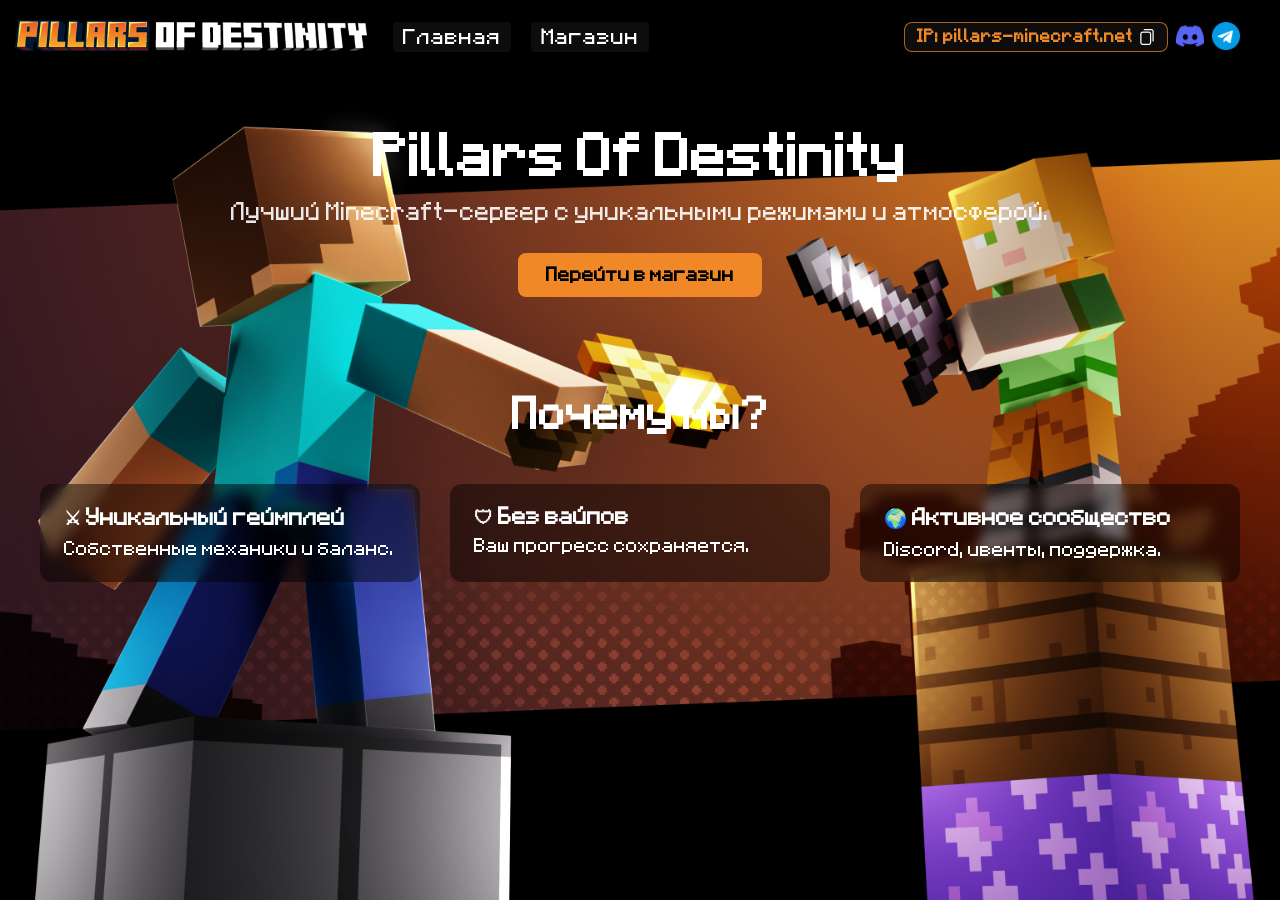
<file: index.html>
<!DOCTYPE html>
<html lang="ru">
<head>
  <meta charset="UTF-8" />
  <meta name="viewport" content="width=device-width, initial-scale=1.0" />
  <title>Pillars Of Destinity</title>
  <link rel="stylesheet" href="style.css">
</head>
<body>

<header>
  <div class="header-left">
    <a href="#">
      <img src="assets/pillars_text.png" alt="Pillars Of Destinity" class="header-logo" />
    </a>
    <nav class="nav">
      <a href="index.html" class="active">Главная</a>
      <a href="shop.html">Магазин</a>
    </nav>
  </div>

  <div class="header-right">
    <button class="server-ip-btn" id="server-ip">
      IP: pillars-minecraft.net
      <img src="assets/copy.png" alt="Копировать" class="copy-icon">
    </button>

    <a href="https://discord.com/invite/ScgwQC6HFz" target="_blank" title="Discord">
      <img src="assets/discord.png" alt="Discord" class="social-icon">
    </a>
    <a href="https://t.me/un1ktg" target="_blank" title="Telegram">
      <img src="assets/telegram.png" alt="Telegram" class="social-icon">
    </a>
  </div>

</header>

<script src="copy-ip.js"></script>
<script src="main.js"></script>


  <main id="main-section">

  <section class="hero">
    <h1>Pillars Of Destinity</h1>
    <p>Лучший Minecraft-сервер с уникальными режимами и атмосферой.</p>
    <a href="shop.html" class="btn">Перейти в магазин</a>
  </section>

  <section class="features">
    <h2>Почему мы?</h2>

    <div class="features-grid">
      <div class="feature-card">
        <h3>⚔ Уникальный геймплей</h3>
        <p>Собственные механики и баланс.</p>
      </div>

      <div class="feature-card">
        <h3>🛡 Без вайпов</h3>
        <p>Ваш прогресс сохраняется.</p>
      </div>

      <div class="feature-card">
        <h3>🌍 Активное сообщество</h3>
        <p>Discord, ивенты, поддержка.</p>
      </div>
    </div>
  </section>

</main>

</body>
</html>
</file>
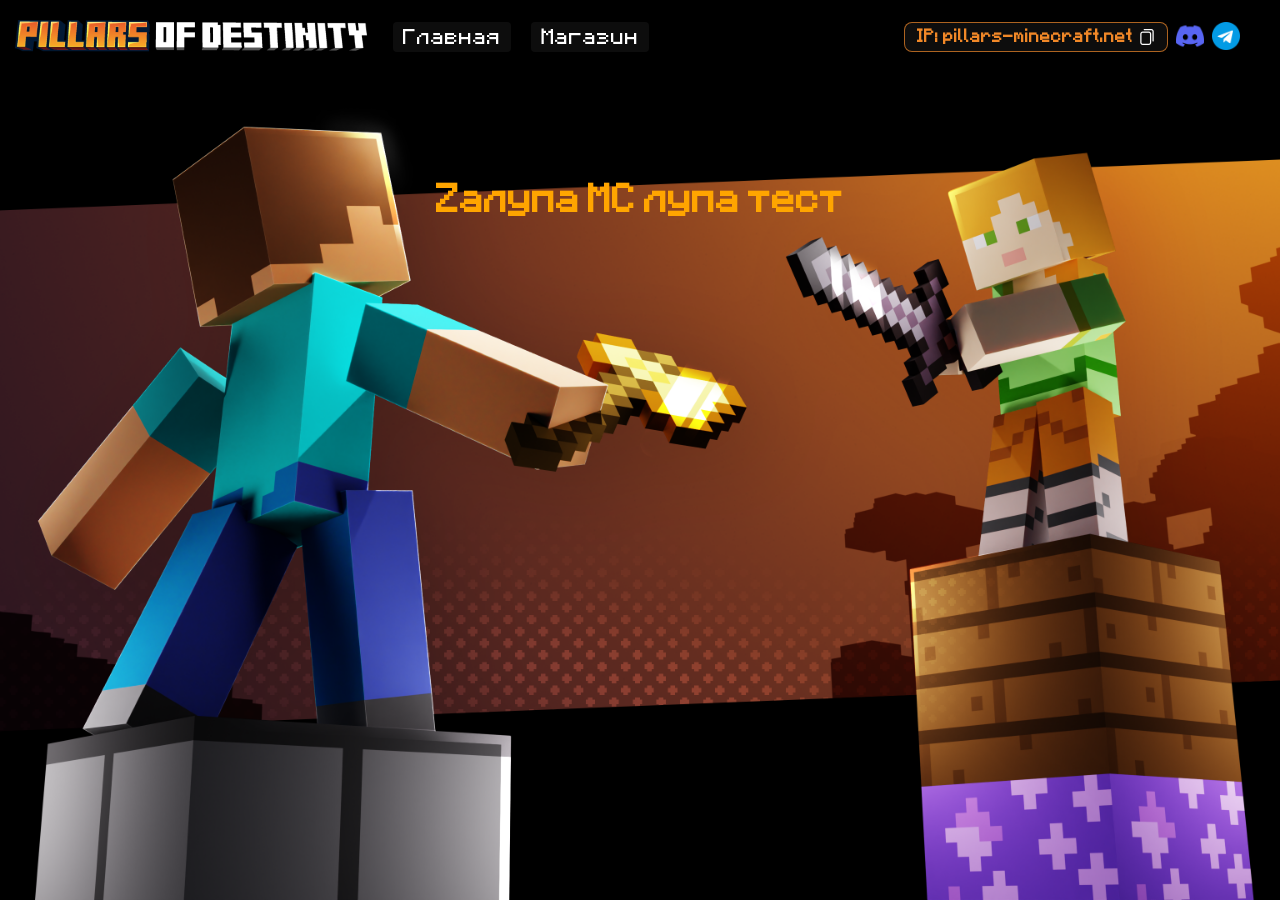
<file: shop.html>
<!DOCTYPE html>
<html lang="ru">
<head>
  <meta charset="UTF-8" />
  <meta name="viewport" content="width=device-width, initial-scale=1.0" />
  <title>Магазин - Pillars Of Destinity</title>
  <link rel="stylesheet" href="style.css">
</head>
<body>

<header>
  <div class="header-left">
    <a href="index.html">
      <img src="assets/pillars_text.png" alt="Pillars Of Destinity" class="header-logo" />
    </a>
    <nav class="nav">
      <a href="index.html">Главная</a>
      <a href="shop.html">Магазин</a>
    </nav>
  </div>

  <div class="header-right">
    <button class="server-ip-btn" id="server-ip">
      IP: pillars-minecraft.net
      <img src="assets/copy.png" alt="Копировать" class="copy-icon">
    </button>

    <a href="https://discord.com/invite/ScgwQC6HFz" target="_blank" title="Discord">
      <img src="assets/discord.png" alt="Discord" class="social-icon">
    </a>
    <a href="https://t.me/un1ktg" target="_blank" title="Telegram">
      <img src="assets/telegram.png" alt="Telegram" class="social-icon">
    </a>
  </div>

</header>

<main id="shop-section">
  <h1 style="text-align:center; padding:50px; color:#FFA500;">Zалупа MC лупа тест</h1>
</main>

<script src="copy-ip.js"></script>
<script src="main.js"></script>
</body>
</html>
</file>
<file: style.css>
@font-face {
  font-family: 'Minecraft';
  src: url('assets/minecraft.woff2') format('woff2');
  font-weight: normal;
  font-style: normal;
}

* {
  margin: 0;
  padding: 0;
  box-sizing: border-box;
  font-family: 'Minecraft', Arial, Helvetica, sans-serif;
}

body {
  height: 100vh;
  background: url("assets/background_main.png") no-repeat center center / cover;
  color: #fff;
}

img {
  max-width: 100%;
  height: auto;
}

header {
  display: flex;
  justify-content: space-between;
  align-items: center;
  padding: 20px 40px;
  background: rgba(0, 0, 0, 0.4);
  backdrop-filter: blur(6px);
}

.header-left {
  display: flex;
  align-items: center;
  gap: 24px;
  margin-left: -25px;
}

.header-logo {
  height: 32px;
  cursor: pointer;
  transition: transform 0.2s;
}

.header-logo:hover {
  transform: scale(1.02);
}

.nav {
  display: flex;
  gap: 20px;
}

.nav a {
  text-decoration: none;
  color: #fff;
  font-size: 18px;
  padding: 6px 10px;
  background: rgba(255, 255, 255, 0.05);
  border-radius: 4px;
  transition: all 0.2s;
}

.nav a:hover {
  background: rgba(255, 255, 255, 0.2);
  color: #FFA500;
  transform: scale(1.05);
}

.header-right {
  display: flex;
  align-items: center;
  gap: 8px;
}

.server-ip-btn {
  display: flex;
  align-items: center;
  gap: 6px;
  padding: 6px 12px;

  background: rgba(255,255,255,0.05);
  backdrop-filter: blur(6px);

  border: 1px solid rgba(241,136,40,0.7);
  border-radius: 8px;

  color: #f18828;
  font-weight: bold;
  font-size: 14px;
  cursor: pointer;

  transition: all 0.15s ease;
}

.server-ip-btn:hover {
  background: rgba(241,136,40,0.08);
  box-shadow: 0 0 10px rgba(241,136,40,0.4);
}

.server-ip-btn:active {
  transform: scale(0.95);
}

.copy-icon {
  width: 16px;
  height: 16px;
  transition: transform 0.2s;
}

.server-ip-btn:hover .copy-icon {
  transform: scale(1.2);
}

.socials {
  display: flex;
  gap: 15px;
}

.socials a {
  width: 36px;
  height: 36px;
  display: flex;
  align-items: center;
  justify-content: center;
  border-radius: 50%;
  transition: background 0.3s, transform 0.2s;
}

.socials a:hover {
  background: rgba(255,255,255,0.15);
  transform: scale(1.1);
  box-shadow: 0 0 8px rgba(255,165,0,0.6);
}


.social-icon {
  width: 28px;
  height: 28px;
  object-fit: contain;
  transition: transform 0.2s;
}

.socials a:hover .social-icon {
  transform: scale(1.1);
}

main {
  height: calc(100vh - 88px);
  padding: 60px 40px;
}

html {
  scroll-behavior: smooth;
}
.server-ip-btn.copied {
  box-shadow: 0 0 14px rgba(241,136,40,0.9);
  background: rgba(241,136,40,0.15);
}


/* Первый экран */
.hero {
  text-align: center;
  margin-bottom: 100px;
}

.hero h1 {
  font-size: 48px;
  margin-bottom: 20px;
}

.hero p {
  font-size: 20px;
  opacity: 0.9;
  margin-bottom: 30px;
}

.btn {
  display: inline-block;
  padding: 14px 28px;
  background: #f18828;
  color: #000;
  text-decoration: none;
  border-radius: 8px;
  font-weight: bold;
  transition: transform 0.2s, box-shadow 0.2s;
}

.btn:hover {
  transform: scale(1.05);
  box-shadow: 0 0 20px rgba(241,136,40,0.6);
}

/* Блоки преимуществ */
.features {
  max-width: 1200px;
  margin: 0 auto;
}

.features h2 {
  text-align: center;
  font-size: 36px;
  margin-bottom: 50px;
}

.features-grid {
  display: grid;
  grid-template-columns: repeat(auto-fit, minmax(260px, 1fr));
  gap: 30px;
}

.feature-card {
  background: rgba(0,0,0,0.45);
  padding: 24px;
  border-radius: 12px;
  backdrop-filter: blur(6px);
  transition: transform 0.2s, box-shadow 0.2s;
}

.feature-card:hover {
  transform: translateY(-6px);
  box-shadow: 0 0 20px rgba(241,136,40,0.4);
}

.feature-card h3 {
  margin-bottom: 12px;
}





/* 1400px большие экраны */
@media (min-width: 1400px) {
  body {
    background-attachment: fixed;
  }

  header {
    padding: 24px 80px;
  }

  .nav a {
    font-size: 20px;
  }
}

/* ноуты 1100px */
@media (max-width: 1100px) {

  .nav a {
    font-size: 16px;
  }

  .server-ip-btn {
    font-size: 13px;
  }
}

/* хз 900px */
@media (max-width: 900px) {

  header {
    flex-wrap: wrap;
    gap: 12px;
    justify-content: center;
    text-align: center;
  }

  .header-left {
    flex-direction: column;
    margin-left: 0;
    gap: 10px;
  }

  .nav {
    gap: 10px;
  }

  main {
    height: auto;
    min-height: calc(100vh - 140px);
  }
}

/* телефончики 700px */
@media (max-width: 700px) {

  body {
    background-position: center;
  }

  header {
    padding: 12px 16px;
  }

  .header-logo {
    height: 26px;
  }

  .nav a {
    font-size: 14px;
    padding: 5px 8px;
  }

  .header-right {
    flex-wrap: wrap;
    justify-content: center;
  }

  .server-ip-btn {
    width: 100%;
    justify-content: center;
    font-size: 13px;
  }

  .socials a {
    width: 30px;
    height: 30px;
  }

  .social-icon {
    width: 22px;
    height: 22px;
  }
}

/* Пузатая мелочь 480px */
@media (max-width: 480px) {
  .nav {
    flex-direction: column;
  }

  .nav a {
    display: block;
  }
}
</file>
